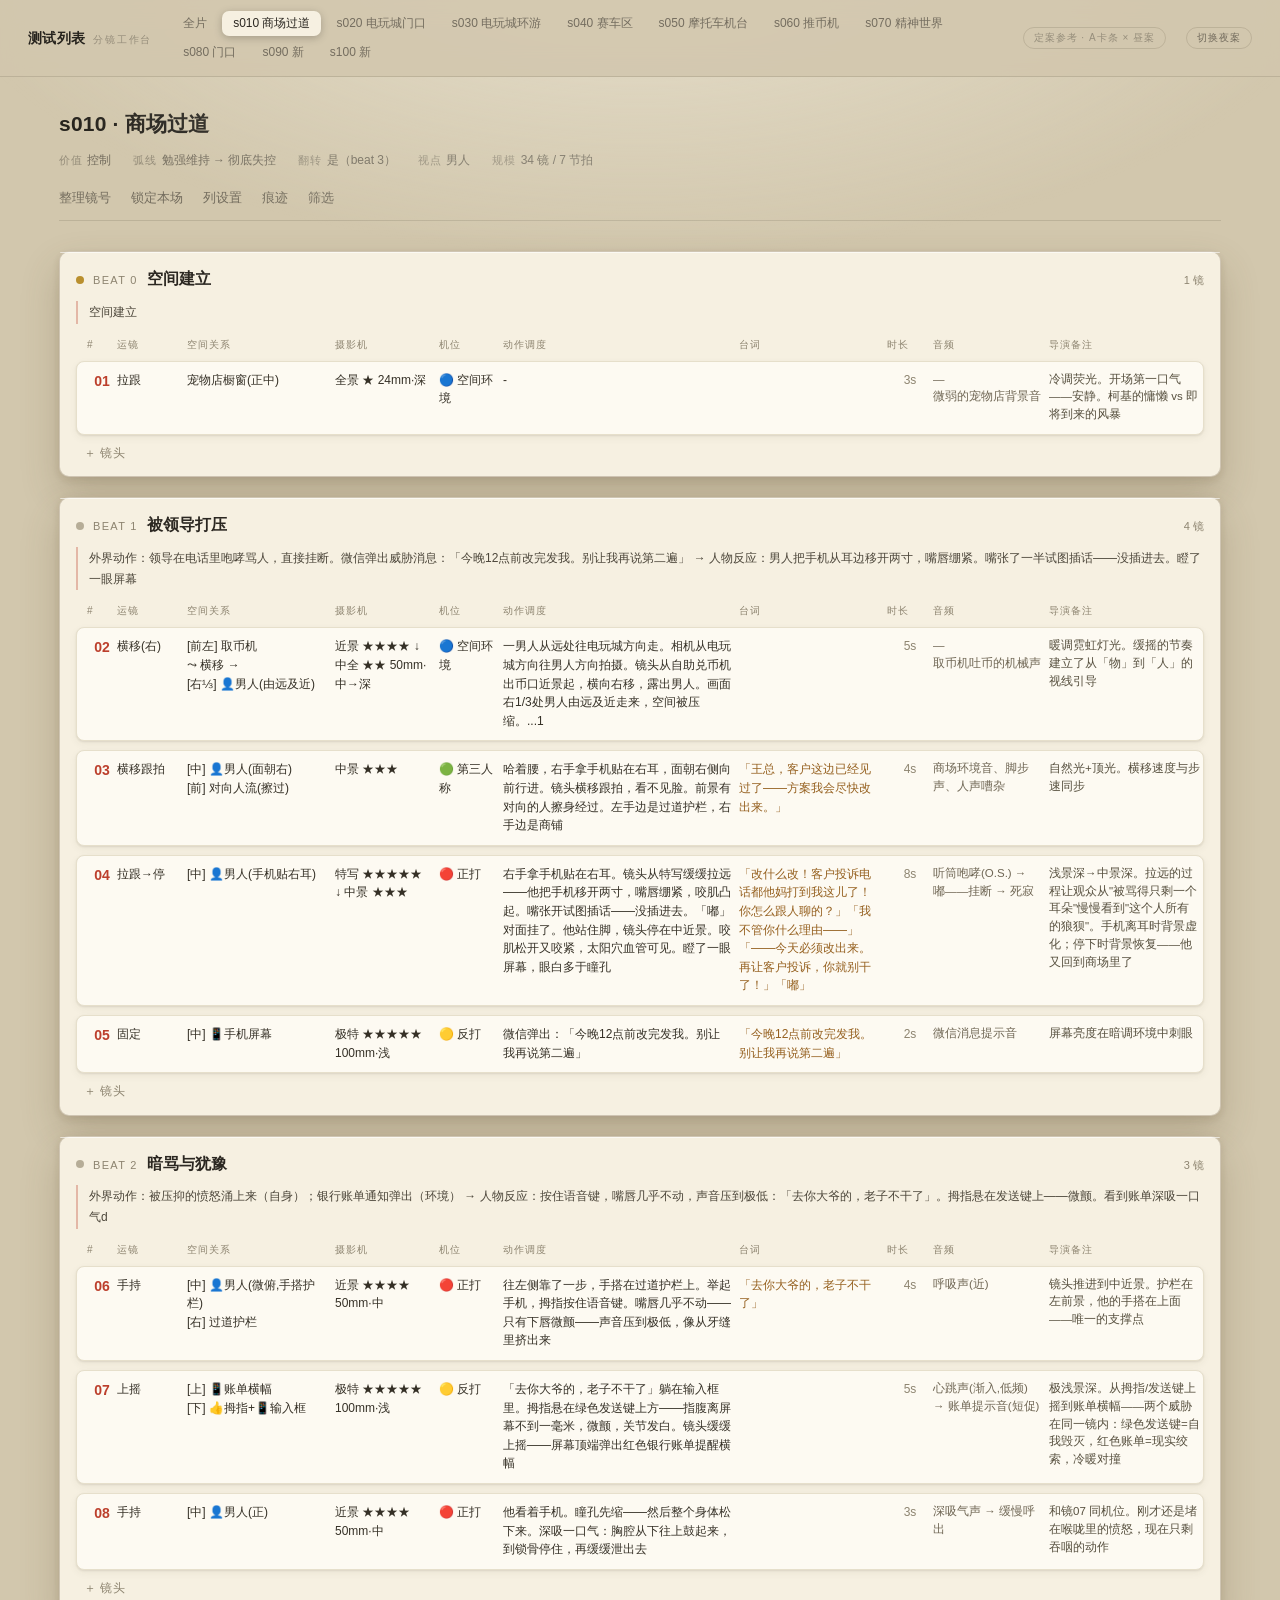
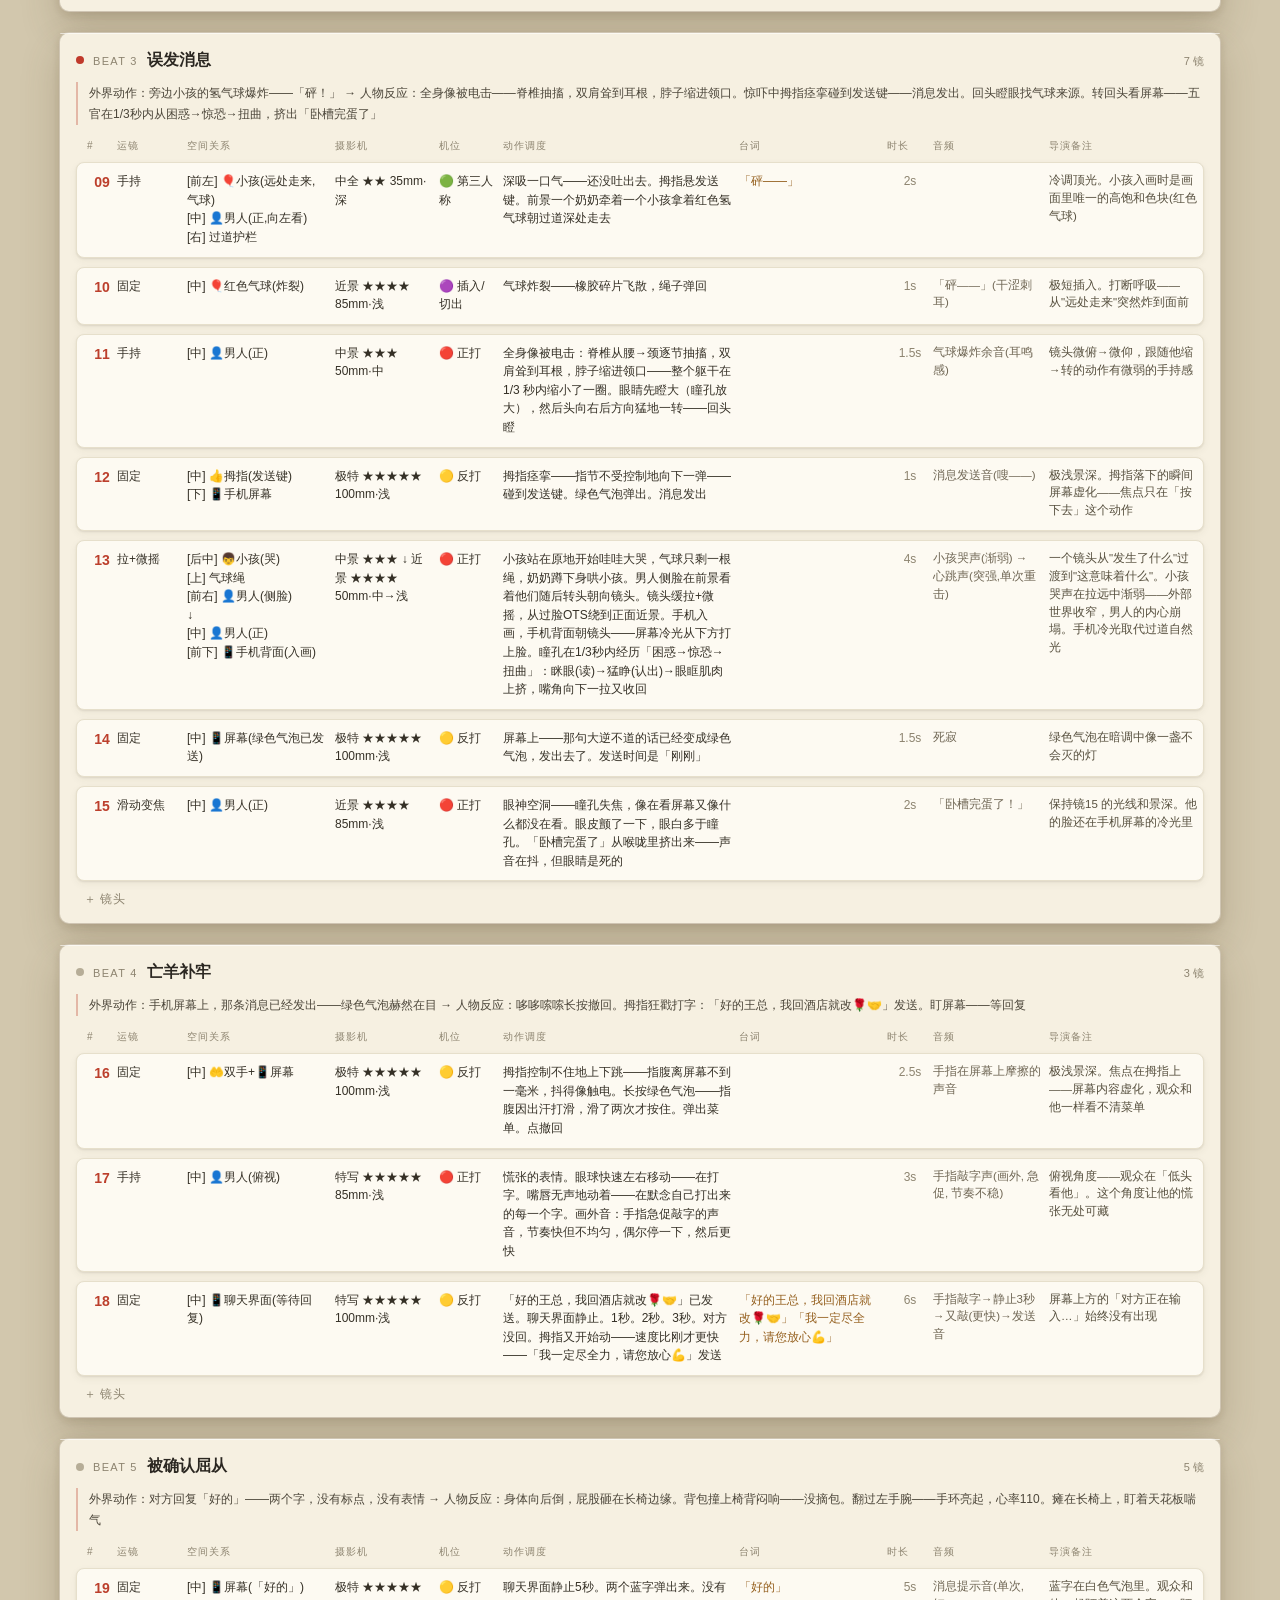
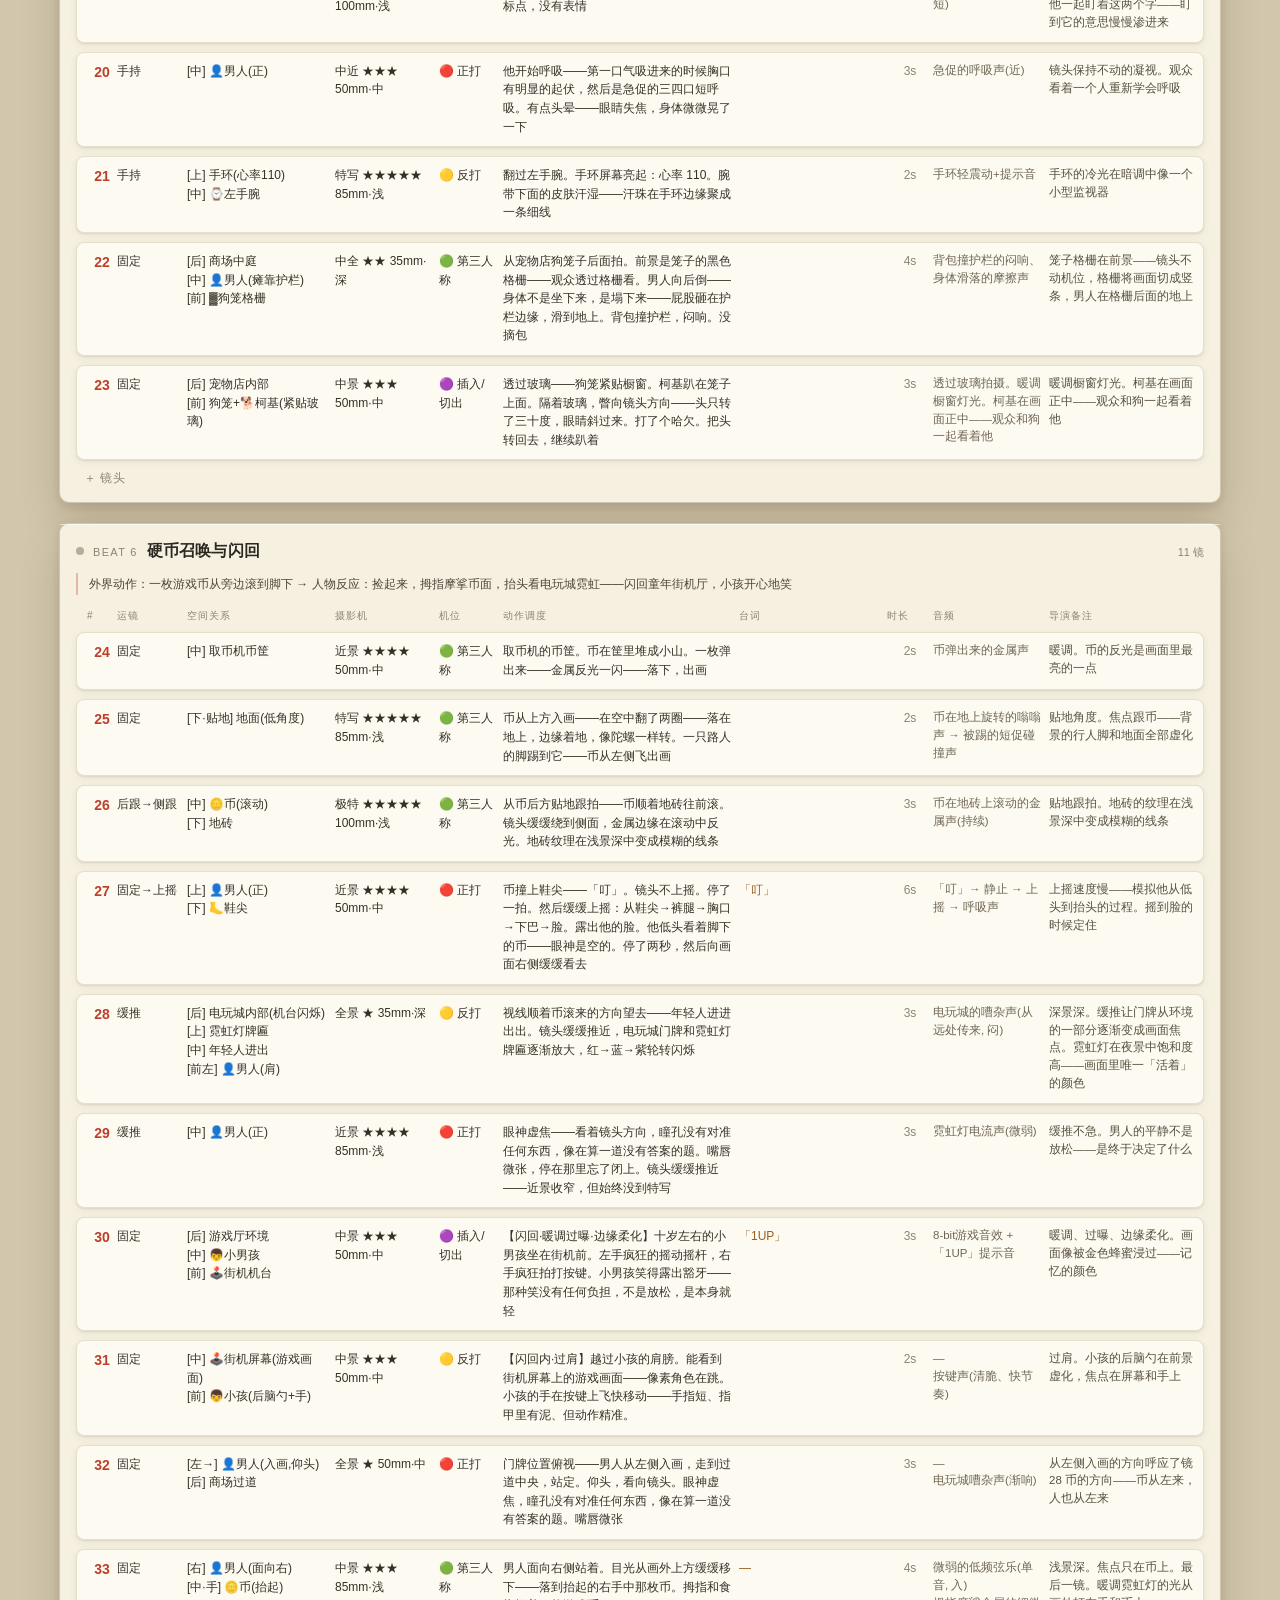
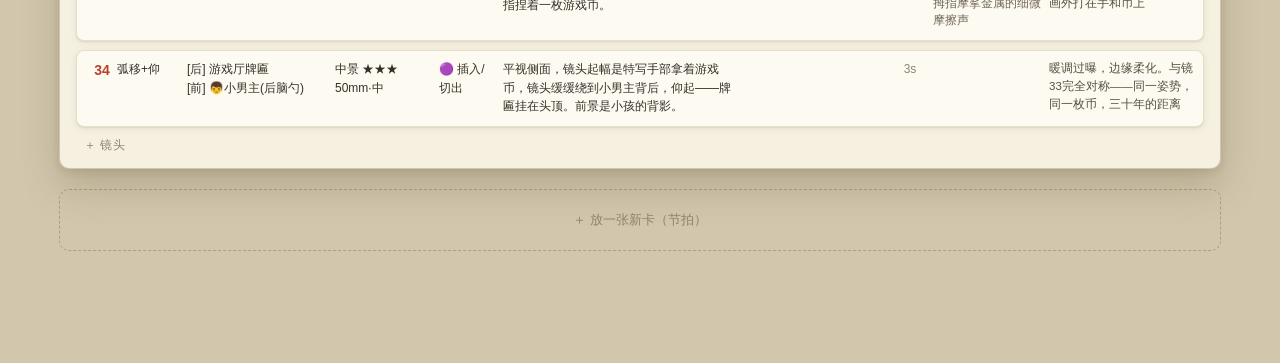
<file: design/案头-A卡条-昼案.html>
<!doctype html>
<html lang="zh">
<head>
<meta charset="utf-8">
<title>测试列表 · 分镜工作台</title>
<style>
* { box-sizing: border-box; margin: 0; padding: 0; }
:root {
  --strong: #f1ead9; --dim1: rgba(241,234,217,.52); --dim2: rgba(241,234,217,.32);
  --desk: #171613; --desk-line: rgba(255,255,255,.07);
  --paper: #f6f0e1; --rule: #e4dcc7;
  --ink: #2b2721; --ink2: #57503f; --ink3: #8d8470;
  --pencil: #bc3f2c; --dlg: #95601f;
  --shine: rgba(255,244,214,.055);
  --shadow-card: 0 16px 38px rgba(0,0,0,.44), 0 3px 9px rgba(0,0,0,.30);
  --shadow-mini: 0 1px 2px rgba(60,48,30,.10), 0 3px 8px rgba(60,48,30,.055);
  --ghost: rgba(255,255,255,.16);
}
body[data-theme="day"] {
  --strong: #26231d; --dim1: rgba(38,35,29,.55); --dim2: rgba(38,35,29,.35);
  --desk: #d2c7ad; --desk-line: rgba(60,50,30,.14);
  --shine: rgba(255,252,240,.5);
  --shadow-card: 0 18px 38px rgba(92,74,46,.24), 0 3px 9px rgba(92,74,46,.15);
  --ghost: rgba(90,78,55,.45);
}
body {
  background: var(--desk); color: var(--strong); min-height: 100vh;
  font: 14px/1.6 -apple-system, BlinkMacSystemFont, "PingFang SC", "HarmonyOS Sans SC", "Noto Sans SC", "Microsoft YaHei", sans-serif;
  -webkit-font-smoothing: antialiased; font-feature-settings: "tnum";
  transition: background .3s ease;
}
.desk-light { position: fixed; inset: 0; pointer-events: none; background: radial-gradient(1000px 460px at 50% -8%, var(--shine), transparent 72%); }
.topbar { position: sticky; top: 0; z-index: 10; display: flex; align-items: center; gap: 20px;
  padding: 11px 28px; border-bottom: 1px solid var(--desk-line);
  background: color-mix(in srgb, var(--desk) 88%, transparent); backdrop-filter: blur(12px); }
.brand { display: flex; align-items: baseline; gap: 8px; white-space: nowrap; }
.brand .film { font-size: 14px; font-weight: 700; letter-spacing: .02em; }
.brand .sub { font-size: 10px; letter-spacing: .18em; color: var(--dim2); }
.tabs { display: flex; gap: 4px; flex-wrap: wrap; flex: 1; }
.tab { padding: 3px 11px; border-radius: 7px; font-size: 12px; color: var(--dim1); cursor: default; white-space: nowrap; }
.tab.on { background: var(--paper); color: var(--ink); box-shadow: 0 2px 8px rgba(0,0,0,.22); }
.tag { font-size: 10px; letter-spacing: .1em; color: var(--dim2); border: 1px solid var(--desk-line); border-radius: 999px; padding: 2px 10px; }
.tagbtn { font-size: 10px; letter-spacing: .1em; color: var(--dim1); border: 1px solid var(--desk-line); border-radius: 999px; padding: 2px 10px; cursor: pointer; user-select: none; transition: color .15s ease, border-color .15s ease; }
.tagbtn:hover { color: var(--strong); border-color: color-mix(in srgb, var(--strong) 38%, transparent); }
main { max-width: 1210px; margin: 0 auto; padding: 30px 24px 100px; }
.scene-sign h1 { font-size: 21px; font-weight: 750; letter-spacing: .01em; margin-bottom: 10px; }
.meta { display: flex; flex-wrap: wrap; gap: 6px 22px; font-size: 12px; color: var(--dim1); }
.meta b { font-weight: 500; color: var(--dim2); margin-right: 5px; font-size: 11px; letter-spacing: .06em; }
.tools { margin: 18px 0 30px; padding-bottom: 12px; border-bottom: 1px solid var(--desk-line);
  display: flex; gap: 20px; font-size: 12.5px; color: var(--dim1); }
.tools span:hover { color: var(--strong); }
.card { position: relative; background: var(--paper); color: var(--ink); border-radius: 10px;
  padding: 15px 16px 10px; margin-bottom: 20px; box-shadow: var(--shadow-card);
  border: 1px solid rgba(110,92,62,.20); }
.card::before { content: ""; position: absolute; inset: 0 0 auto 0; height: 1px;
  border-radius: 10px 10px 0 0; background: rgba(255,255,255,.6); }
.card-head { display: flex; align-items: baseline; gap: 9px; }
.kind { width: 8px; height: 8px; border-radius: 50%; flex: none; align-self: center; }
.kind.fill { background: #b6ad97; } .kind.spot { background: #c0392b; } .kind.space { background: #b98f2e; }
.card-no { font-size: 11px; color: var(--ink3); letter-spacing: .12em; }
.card-title { font-size: 15.5px; font-weight: 750; letter-spacing: .01em; }
.card-count { margin-left: auto; font-size: 11px; color: var(--ink3); }
.card-action { margin: 9px 0 12px; padding: 1px 0 1px 11px; border-left: 2px solid rgba(188,63,44,.32);
  font-size: 12px; line-height: 1.72; color: #4c463a; }
.card-action.clamp { display: -webkit-box; -webkit-line-clamp: 3; -webkit-box-orient: vertical; overflow: hidden; }
.addrow { padding: 9px 8px 4px; font-size: 11.5px; color: var(--ink3); letter-spacing: .04em; }
.newcard { border: 1.5px dashed color-mix(in srgb, var(--ghost) 72%, transparent); border-radius: 10px;
  text-align: center; padding: 20px; font-size: 12.5px; color: var(--dim1); margin-bottom: 12px; }
body[data-theme="day"] .newcard { color: rgba(90,78,55,.55); }
body[data-theme="day"] .card { border-color: rgba(105,88,58,.28); }
.posdot { display: inline-block; width: 7px; height: 7px; border-radius: 50%; margin-right: 4px; vertical-align: 1px; }
::-webkit-scrollbar { width: 10px; height: 10px; }
::-webkit-scrollbar-thumb { background: color-mix(in srgb, var(--strong) 18%, transparent); border-radius: 8px; border: 3px solid transparent; background-clip: content-box; }
::-webkit-scrollbar-track, ::-webkit-scrollbar-corner { background: transparent; }

/* A · 卡条版：每个镜头一张卡；字段 x 位置与表格模板一致 */
.stack { display: flex; flex-direction: column; gap: 9px; }
.grow { display: grid; grid-template-columns: 30px 70px 148px 104px 64px 236px 148px 46px 116px 152px; }
.hrow { padding: 1px 11px 8px; font-size: 10px; letter-spacing: .1em; color: var(--ink3); }
.hrow span { white-space: nowrap; }
.srow { background: #fdfaf2; border: 1px solid #e6dfcb; border-radius: 8px; padding: 9px 10px 10px;
  box-shadow: var(--shadow-mini); }
.srow > div { font-size: 12px; line-height: 1.55; color: #353026; white-space: pre-wrap; word-break: break-word; padding-right: 8px; }
.srow > div:last-child { padding-right: 0; }
.srow .c-no { color: var(--pencil); font-weight: 800; text-align: center; font-size: 14px; padding-right: 0; }
.srow .c-dur { text-align: center; color: var(--ink3); padding-right: 0; }
.srow .c-dlg { color: var(--dlg); }
.srow .c-audio { color: #6f6654; font-size: 11.5px; }
.srow .c-note { color: var(--ink2); font-size: 11.5px; }
</style>
</head>
<body data-theme="day">
<div class="desk-light"></div>
<header class="topbar">
  <div class="brand"><span class="film">测试列表</span><span class="sub">分镜工作台</span></div>
  <nav class="tabs" id="tabs"></nav>
  <span class="tag">定案参考 · A卡条 × 昼案</span>
  <span class="tagbtn" id="themeBtn">切换夜案</span>
</header>
<main>
  <div class="scene-sign"><h1>s010 · 商场过道</h1><div class="meta" id="meta"></div></div>
  <div id="cards"></div>
  <div class="newcard">＋ 放一张新卡（节拍）</div>
</main>
<script>
window.__DATA__ = {"scene": {"id": 1, "film_id": 1, "position": 0, "scene_no": "s010", "title": "商场过道", "value": "控制", "pole_start": "勉强维持", "pole_end": "彻底失控", "turn": "是（beat 3）", "pov": "男人", "duration": null, "script": null, "locked": 0, "created_at": "2026-09-19 10:32:25", "updated_at": "2026-09-19 10:32:25"}, "beats": [{"id": 1, "scene_id": 1, "position": 0, "beat_no": "空间", "name": "空间建立", "outside_action": null, "reaction": null, "kind": null, "closed_loop": null, "note": null, "rhythm_section": null, "rhythm_note": null, "mood_temp": null, "shot_estimate": null, "rhythm_density": null, "beat_action": "空间建立", "beat_attr": null, "pov": "男人", "created_at": "2026-09-19 10:32:25", "updated_at": "2026-09-19 21:09:16", "shots": [{"id": 1, "scene_id": 1, "beat_id": 1, "position": 0, "shot_no": "01", "camera_move": "拉跟", "spatial": "宠物店橱窗(正中)", "shot_size": "全景 ★ 24mm·深", "focal": "24mm", "dof": "深", "camera_pos": "🔵 空间环境", "blocking": "-", "dialogue": null, "duration": "3", "audio": "—\n微弱的宠物店背景音", "director_note": "冷调荧光。开场第一口气——安静。柯基的慵懒 vs 即将到来的风暴", "shot_fn": "建立", "pov": "男人", "prompt_group_id": null, "created_at": "2026-09-19 10:32:25", "updated_at": "2026-09-19 12:36:27"}]}, {"id": 2, "scene_id": 1, "position": 1, "beat_no": "1", "name": "被领导打压", "outside_action": "他人：领导在电话里咆哮骂人，直接挂断。微信弹出威胁消息：「今晚12点前改完发我。别让我再说第二遍」", "reaction": "男人把手机从耳边移开两寸，嘴唇绷紧。嘴张了一半试图插话——没插进去。瞪了一眼屏幕", "kind": "⚪ 填充", "closed_loop": "✅", "note": "控制被攻击但尚未失控。他把手机移开、绷紧嘴唇、试着插话——这些都是维持控制的肌肉动作", "rhythm_section": null, "rhythm_note": null, "mood_temp": null, "shot_estimate": null, "rhythm_density": null, "beat_action": "外界动作：领导在电话里咆哮骂人，直接挂断。微信弹出威胁消息：「今晚12点前改完发我。别让我再说第二遍」 → 人物反应：男人把手机从耳边移开两寸，嘴唇绷紧。嘴张了一半试图插话——没插进去。瞪了一眼屏幕", "beat_attr": null, "pov": "男人", "created_at": "2026-09-19 10:32:25", "updated_at": "2026-09-19 12:14:43", "shots": [{"id": 2, "scene_id": 1, "beat_id": 2, "position": 1, "shot_no": "02", "camera_move": "横移(右)", "spatial": "[前左] 取币机\n⤳ 横移 →\n[右⅓] 👤男人(由远及近)", "shot_size": "近景 ★★★★ ↓ 中全 ★★ 50mm·中→深", "focal": "35mm", "dof": "中", "camera_pos": "🔵 空间环境", "blocking": "一男人从远处往电玩城方向走。相机从电玩城方向往男人方向拍摄。镜头从自助兑币机出币口近景起，横向右移，露出男人。画面右1/3处男人由远及近走来，空间被压缩。...1", "dialogue": "无---\n", "duration": "5", "audio": "—\n取币机吐币的机械声", "director_note": "暖调霓虹灯光。缓摇的节奏建立了从「物」到「人」的视线引导", "shot_fn": "建立", "pov": "男人", "prompt_group_id": 1, "created_at": "2026-09-19 10:32:25", "updated_at": "2026-09-19 21:08:39"}, {"id": 3, "scene_id": 1, "beat_id": 2, "position": 2, "shot_no": "03", "camera_move": "横移跟拍", "spatial": "[中] 👤男人(面朝右)\n[前] 对向人流(擦过)", "shot_size": "中景 ★★★", "focal": "50mm", "dof": "中", "camera_pos": "🟢 第三人称", "blocking": "哈着腰，右手拿手机贴在右耳，面朝右侧向前行进。镜头横移跟拍，看不见脸。前景有对向的人擦身经过。左手边是过道护栏，右手边是商铺", "dialogue": "「王总，客户这边已经见过了——方案我会尽快改出来。」", "duration": "4", "audio": "商场环境音、脚步声、人声嘈杂", "director_note": "自然光+顶光。横移速度与步速同步", "shot_fn": "动作镜", "pov": "男人", "prompt_group_id": 1, "created_at": "2026-09-19 10:32:25", "updated_at": "2026-09-19 13:33:22"}, {"id": 4, "scene_id": 1, "beat_id": 2, "position": 3, "shot_no": "04", "camera_move": "拉跟→停", "spatial": "[中] 👤男人(手机贴右耳)", "shot_size": "特写 ★★★★★ ↓ 中景 ★★★", "focal": "50mm", "dof": "浅", "camera_pos": "🔴 正打", "blocking": "右手拿手机贴在右耳。镜头从特写缓缓拉远——他把手机移开两寸，嘴唇绷紧，咬肌凸起。嘴张开试图插话——没插进去。「嘟」对面挂了。他站住脚，镜头停在中近景。咬肌松开又咬紧，太阳穴血管可见。瞪了一眼屏幕，眼白多于瞳孔", "dialogue": "「改什么改！客户投诉电话都他妈打到我这儿了！你怎么跟人聊的？」「我不管你什么理由——」「——今天必须改出来。再让客户投诉，你就别干了！」「嘟」", "duration": "8", "audio": "听筒咆哮(O.S.) → 嘟——挂断 → 死寂", "director_note": "浅景深→中景深。拉远的过程让观众从\"被骂得只剩一个耳朵\"慢慢看到\"这个人所有的狼狈\"。手机离耳时背景虚化；停下时背景恢复——他又回到商场里了", "shot_fn": "触发", "pov": "男人", "prompt_group_id": 2, "created_at": "2026-09-19 10:32:25", "updated_at": "2026-09-19 13:33:22"}, {"id": 5, "scene_id": 1, "beat_id": 2, "position": 4, "shot_no": "05", "camera_move": "固定", "spatial": "[中] 📱手机屏幕", "shot_size": "极特 ★★★★★ 100mm·浅", "focal": "100mm", "dof": "浅", "camera_pos": "🟡 反打", "blocking": "微信弹出：「今晚12点前改完发我。别让我再说第二遍」", "dialogue": "「今晚12点前改完发我。别让我再说第二遍」", "duration": "2", "audio": "微信消息提示音", "director_note": "屏幕亮度在暗调环境中刺眼", "shot_fn": "反应镜", "pov": "男人", "prompt_group_id": 2, "created_at": "2026-09-19 10:32:25", "updated_at": "2026-09-19 13:29:48"}]}, {"id": 3, "scene_id": 1, "position": 2, "beat_no": "2", "name": "暗骂与犹豫", "outside_action": "自身：被压抑的愤怒涌上来；环境：银行账单通知弹出", "reaction": "按住语音键，嘴唇几乎不动，声音压到极低：「去你大爷的，老子不干了」。拇指悬在发送键上——微颤。看到账单深吸一口气", "kind": "⚪ 填充", "closed_loop": "✅", "note": "控制绷到临界点。语音输入是他试图夺回控制的方式，悬停的拇指说明他还在控制之中。账单是额外的压力砝码", "rhythm_section": null, "rhythm_note": null, "mood_temp": null, "shot_estimate": null, "rhythm_density": null, "beat_action": "外界动作：被压抑的愤怒涌上来（自身）；银行账单通知弹出（环境） → 人物反应：按住语音键，嘴唇几乎不动，声音压到极低：「去你大爷的，老子不干了」。拇指悬在发送键上——微颤。看到账单深吸一口气d ", "beat_attr": null, "pov": "男人", "created_at": "2026-09-19 10:32:25", "updated_at": "2026-09-19 16:09:33", "shots": [{"id": 6, "scene_id": 1, "beat_id": 3, "position": 5, "shot_no": "06", "camera_move": "手持", "spatial": "[中] 👤男人(微俯,手搭护栏)\n[右] 过道护栏", "shot_size": "近景 ★★★★ 50mm·中", "focal": "50mm", "dof": "中", "camera_pos": "🔴 正打", "blocking": "往左侧靠了一步，手搭在过道护栏上。举起手机，拇指按住语音键。嘴唇几乎不动——只有下唇微颤——声音压到极低，像从牙缝里挤出来", "dialogue": "「去你大爷的，老子不干了」", "duration": "4", "audio": "呼吸声(近)", "director_note": "镜头推进到中近景。护栏在左前景，他的手搭在上面——唯一的支撑点", "shot_fn": "反应镜", "pov": "男人", "prompt_group_id": 3, "created_at": "2026-09-19 10:32:25", "updated_at": "2026-09-19 10:32:25"}, {"id": 7, "scene_id": 1, "beat_id": 3, "position": 6, "shot_no": "07", "camera_move": "上摇", "spatial": "[上] 📱账单横幅\n[下] 👍拇指+📱输入框", "shot_size": "极特 ★★★★★ 100mm·浅", "focal": "100mm", "dof": "浅", "camera_pos": "🟡 反打", "blocking": "「去你大爷的，老子不干了」躺在输入框里。拇指悬在绿色发送键上方——指腹离屏幕不到一毫米，微颤，关节发白。镜头缓缓上摇——屏幕顶端弹出红色银行账单提醒横幅", "dialogue": null, "duration": "5", "audio": "心跳声(渐入,低频) → 账单提示音(短促)", "director_note": "极浅景深。从拇指/发送键上摇到账单横幅——两个威胁在同一镜内：绿色发送键=自我毁灭，红色账单=现实绞索，冷暖对撞", "shot_fn": "反应镜", "pov": "男人", "prompt_group_id": 3, "created_at": "2026-09-19 10:32:25", "updated_at": "2026-09-19 12:18:50"}, {"id": 8, "scene_id": 1, "beat_id": 3, "position": 7, "shot_no": "08", "camera_move": "手持", "spatial": "[中] 👤男人(正)", "shot_size": "近景 ★★★★ 50mm·中", "focal": "50mm", "dof": "中", "camera_pos": "🔴 正打", "blocking": "他看着手机。瞳孔先缩——然后整个身体松下来。深吸一口气：胸腔从下往上鼓起来，到锁骨停住，再缓缓泄出去", "dialogue": null, "duration": "3", "audio": "深吸气声 → 缓慢呼出", "director_note": "和镜07 同机位。刚才还是堵在喉咙里的愤怒，现在只剩吞咽的动作", "shot_fn": "建立", "pov": "男人", "prompt_group_id": 3, "created_at": "2026-09-19 10:32:25", "updated_at": "2026-09-19 10:32:25"}]}, {"id": 4, "scene_id": 1, "position": 3, "beat_no": "3", "name": "误发消息", "outside_action": "环境：旁边小孩的氢气球爆炸——「砰！」", "reaction": "全身像被电击——脊椎抽搐，双肩耸到耳根，脖子缩进领口。惊吓中拇指痉挛碰到发送键——消息发出。回头瞪眼找气球来源。转回头看屏幕——五官在三分之一秒内从困惑→惊恐→扭曲，挤出「卧槽完蛋了」", "kind": "🔴 戏点", "closed_loop": "✅", "note": "**控制从「勉强维持」翻到「彻底失控」。** 气球爆炸→惊吓→拇指痉挛→消息发出→看到→崩溃是一条不可分割的因果链。不是他按的——是惊吓替他按的。外部力量剥夺了他最后的控制权", "rhythm_section": null, "rhythm_note": null, "mood_temp": null, "shot_estimate": null, "rhythm_density": null, "beat_action": "外界动作：旁边小孩的氢气球爆炸——「砰！」 → 人物反应：全身像被电击——脊椎抽搐，双肩耸到耳根，脖子缩进领口。惊吓中拇指痉挛碰到发送键——消息发出。回头瞪眼找气球来源。转回头看屏幕——五官在1/3秒内从困惑→惊恐→扭曲，挤出「卧槽完蛋了」", "beat_attr": null, "pov": "男人", "created_at": "2026-09-19 10:32:25", "updated_at": "2026-09-19 10:32:25", "shots": [{"id": 9, "scene_id": 1, "beat_id": 4, "position": 8, "shot_no": "09", "camera_move": "手持", "spatial": "[前左] 🎈小孩(远处走来,气球)\n[中] 👤男人(正,向左看)\n[右] 过道护栏", "shot_size": "中全 ★★ 35mm·深", "focal": "35mm", "dof": "深", "camera_pos": "🟢 第三人称", "blocking": "深吸一口气——还没吐出去。拇指悬发送键。前景一个奶奶牵着一个小孩拿着红色氢气球朝过道深处走去", "dialogue": "「砰——」", "duration": "2", "audio": null, "director_note": "冷调顶光。小孩入画时是画面里唯一的高饱和色块(红色气球)", "shot_fn": "触发", "pov": "男人", "prompt_group_id": 4, "created_at": "2026-09-19 10:32:25", "updated_at": "2026-09-19 10:32:25"}, {"id": 10, "scene_id": 1, "beat_id": 4, "position": 9, "shot_no": "10", "camera_move": "固定", "spatial": "[中] 🎈红色气球(炸裂)", "shot_size": "近景 ★★★★ 85mm·浅", "focal": "85mm", "dof": "浅", "camera_pos": "🟣 插入/切出", "blocking": "气球炸裂——橡胶碎片飞散，绳子弹回", "dialogue": null, "duration": "1", "audio": "「砰——」(干涩刺耳)", "director_note": "极短插入。打断呼吸——从\"远处走来\"突然炸到面前", "shot_fn": "动作镜", "pov": "男人", "prompt_group_id": 4, "created_at": "2026-09-19 10:32:25", "updated_at": "2026-09-19 12:36:06"}, {"id": 11, "scene_id": 1, "beat_id": 4, "position": 10, "shot_no": "11", "camera_move": "手持", "spatial": "[中] 👤男人(正)", "shot_size": "中景 ★★★ 50mm·中", "focal": "50mm", "dof": "中", "camera_pos": "🔴 正打", "blocking": "全身像被电击：脊椎从腰→颈逐节抽搐，双肩耸到耳根，脖子缩进领口——整个躯干在 1/3 秒内缩小了一圈。眼睛先瞪大（瞳孔放大），然后头向右后方向猛地一转——回头瞪", "dialogue": null, "duration": "1.5", "audio": "气球爆炸余音(耳鸣感)", "director_note": "镜头微俯→微仰，跟随他缩→转的动作有微弱的手持感", "shot_fn": "反应镜", "pov": "男人", "prompt_group_id": 4, "created_at": "2026-09-19 10:32:25", "updated_at": "2026-09-19 12:36:06"}, {"id": 12, "scene_id": 1, "beat_id": 4, "position": 11, "shot_no": "12", "camera_move": "固定", "spatial": "[中] 👍拇指(发送键)\n[下] 📱手机屏幕", "shot_size": "极特 ★★★★★ 100mm·浅", "focal": "100mm", "dof": "浅", "camera_pos": "🟡 反打", "blocking": "拇指痉挛——指节不受控制地向下一弹——碰到发送键。绿色气泡弹出。消息发出", "dialogue": null, "duration": "1", "audio": "消息发送音(嗖——)", "director_note": "极浅景深。拇指落下的瞬间屏幕虚化——焦点只在「按下去」这个动作", "shot_fn": "反应镜", "pov": "男人", "prompt_group_id": 4, "created_at": "2026-09-19 10:32:25", "updated_at": "2026-09-19 12:36:08"}, {"id": 13, "scene_id": 1, "beat_id": 4, "position": 12, "shot_no": "13", "camera_move": "拉+微摇", "spatial": "[后中] 👦小孩(哭)\n[上] 气球绳\n[前右] 👤男人(侧脸)\n↓\n[中] 👤男人(正)\n[前下] 📱手机背面(入画)", "shot_size": "中景 ★★★ ↓ 近景 ★★★★ 50mm·中→浅", "focal": "50mm", "dof": "中", "camera_pos": "🔴 正打", "blocking": "小孩站在原地开始哇哇大哭，气球只剩一根绳，奶奶蹲下身哄小孩。男人侧脸在前景看着他们随后转头朝向镜头。镜头缓拉+微摇，从过脸OTS绕到正面近景。手机入画，手机背面朝镜头——屏幕冷光从下方打上脸。瞳孔在1/3秒内经历「困惑→惊恐→扭曲」：眯眼(读)→猛睁(认出)→眼眶肌肉上挤，嘴角向下一拉又收回", "dialogue": null, "duration": "4", "audio": "小孩哭声(渐弱) → 心跳声(突强,单次重击)", "director_note": "一个镜头从\"发生了什么\"过渡到\"这意味着什么\"。小孩哭声在拉远中渐弱——外部世界收窄，男人的内心崩塌。手机冷光取代过道自然光", "shot_fn": "反应镜", "pov": "男人", "prompt_group_id": 5, "created_at": "2026-09-19 10:32:25", "updated_at": "2026-09-19 10:32:25"}, {"id": 14, "scene_id": 1, "beat_id": 4, "position": 13, "shot_no": "14", "camera_move": "固定", "spatial": "[中] 📱屏幕(绿色气泡已发送)", "shot_size": "极特 ★★★★★ 100mm·浅", "focal": "100mm", "dof": "浅", "camera_pos": "🟡 反打", "blocking": "屏幕上——那句大逆不道的话已经变成绿色气泡，发出去了。发送时间是「刚刚」", "dialogue": null, "duration": "1.5", "audio": "死寂", "director_note": "绿色气泡在暗调中像一盏不会灭的灯", "shot_fn": "动作镜", "pov": "男人", "prompt_group_id": 5, "created_at": "2026-09-19 10:32:25", "updated_at": "2026-09-19 10:32:25"}, {"id": 15, "scene_id": 1, "beat_id": 4, "position": 14, "shot_no": "15", "camera_move": "滑动变焦", "spatial": "[中] 👤男人(正)", "shot_size": "近景 ★★★★ 85mm·浅", "focal": "85mm", "dof": "浅", "camera_pos": "🔴 正打", "blocking": "眼神空洞——瞳孔失焦，像在看屏幕又像什么都没在看。眼皮颤了一下，眼白多于瞳孔。「卧槽完蛋了」从喉咙里挤出来——声音在抖，但眼睛是死的", "dialogue": null, "duration": "2", "audio": "「卧槽完蛋了！」", "director_note": "保持镜15 的光线和景深。他的脸还在手机屏幕的冷光里", "shot_fn": "反应镜", "pov": "男人", "prompt_group_id": 5, "created_at": "2026-09-19 10:32:25", "updated_at": "2026-09-19 10:32:25"}]}, {"id": 5, "scene_id": 1, "position": 4, "beat_no": "4", "name": "亡羊补牢", "outside_action": "环境：手机屏幕上，那条消息已经发出——绿色气泡赫然在目", "reaction": "哆哆嗦嗦长按撤回——指腹因出汗在屏幕上打滑。拇指狂戳打字补发：「好的王总，我回酒店就改[玫瑰][握手]」。又补一条：「我一定尽全力，请您放心[努力]」。盯屏幕5秒", "kind": "⚪ 填充", "closed_loop": "✅", "note": "控制已经丢了，这是试图用自我羞辱换回一点控制感的挣扎。行为从「被动受害」→「主动修补」，但控制没有翻回来——撤回和补发是补救，不是恢复", "rhythm_section": null, "rhythm_note": null, "mood_temp": null, "shot_estimate": null, "rhythm_density": null, "beat_action": "外界动作：手机屏幕上，那条消息已经发出——绿色气泡赫然在目 → 人物反应：哆哆嗦嗦长按撤回。拇指狂戳打字：「好的王总，我回酒店就改🌹🤝」发送。盯屏幕——等回复", "beat_attr": null, "pov": "男人", "created_at": "2026-09-19 10:32:25", "updated_at": "2026-09-19 10:32:25", "shots": [{"id": 16, "scene_id": 1, "beat_id": 5, "position": 15, "shot_no": "16", "camera_move": "固定", "spatial": "[中] 🤲双手+📱屏幕", "shot_size": "极特 ★★★★★ 100mm·浅", "focal": "100mm", "dof": "浅", "camera_pos": "🟡 反打", "blocking": "拇指控制不住地上下跳——指腹离屏幕不到一毫米，抖得像触电。长按绿色气泡——指腹因出汗打滑，滑了两次才按住。弹出菜单。点撤回", "dialogue": null, "duration": "2.5", "audio": "手指在屏幕上摩擦的声音", "director_note": "极浅景深。焦点在拇指上——屏幕内容虚化，观众和他一样看不清菜单", "shot_fn": "反应镜", "pov": "男人", "prompt_group_id": 6, "created_at": "2026-09-19 10:32:25", "updated_at": "2026-09-19 10:32:25"}, {"id": 17, "scene_id": 1, "beat_id": 5, "position": 16, "shot_no": "17", "camera_move": "手持", "spatial": "[中] 👤男人(俯视)", "shot_size": "特写 ★★★★★ 85mm·浅", "focal": "85mm", "dof": "浅", "camera_pos": "🔴 正打", "blocking": "慌张的表情。眼球快速左右移动——在打字。嘴唇无声地动着——在默念自己打出来的每一个字。画外音：手指急促敲字的声音，节奏快但不均匀，偶尔停一下，然后更快", "dialogue": null, "duration": "3", "audio": "手指敲字声(画外, 急促, 节奏不稳)", "director_note": "俯视角度——观众在「低头看他」。这个角度让他的慌张无处可藏", "shot_fn": "反应镜", "pov": "男人", "prompt_group_id": 6, "created_at": "2026-09-19 10:32:25", "updated_at": "2026-09-19 10:32:25"}, {"id": 18, "scene_id": 1, "beat_id": 5, "position": 17, "shot_no": "18", "camera_move": "固定", "spatial": "[中] 📱聊天界面(等待回复)", "shot_size": "特写 ★★★★★ 100mm·浅", "focal": "100mm", "dof": "浅", "camera_pos": "🟡 反打", "blocking": "「好的王总，我回酒店就改🌹🤝」已发送。聊天界面静止。1秒。2秒。3秒。对方没回。拇指又开始动——速度比刚才更快——「我一定尽全力，请您放心💪」发送", "dialogue": "「好的王总，我回酒店就改🌹🤝」「我一定尽全力，请您放心💪」", "duration": "6", "audio": "手指敲字→静止3秒→又敲(更快)→发送音", "director_note": "屏幕上方的「对方正在输入…」始终没有出现", "shot_fn": "反应镜", "pov": "男人", "prompt_group_id": 6, "created_at": "2026-09-19 10:32:25", "updated_at": "2026-09-19 10:32:25"}]}, {"id": 6, "scene_id": 1, "position": 5, "beat_no": "5", "name": "被确认屈从", "outside_action": "他人：对方回复「好的」——两个字，没有标点，没有表情", "reaction": "身体向后倒，屁股砸在长椅边缘。背包撞上椅背闷响——没摘包。翻过左手腕——手环亮起：心率110。头向后仰，下巴朝天，喉结暴露。粗重呼吸把肚子推起来又按下去。盯着天空——不是「看」，是「不看了」", "kind": "⚪ 填充", "closed_loop": "✅", "note": "控制早已在 #3 翻掉。#5 是失控的身体后果——心率110不是情绪的隐喻，是生理数据。身体替他宣告：你控制不了任何东西，包括你自己的心跳", "rhythm_section": null, "rhythm_note": null, "mood_temp": null, "shot_estimate": null, "rhythm_density": null, "beat_action": "外界动作：对方回复「好的」——两个字，没有标点，没有表情 → 人物反应：身体向后倒，屁股砸在长椅边缘。背包撞上椅背闷响——没摘包。翻过左手腕——手环亮起，心率110。瘫在长椅上，盯着天花板喘气", "beat_attr": null, "pov": "男人", "created_at": "2026-09-19 10:32:25", "updated_at": "2026-09-19 10:32:25", "shots": [{"id": 19, "scene_id": 1, "beat_id": 6, "position": 18, "shot_no": "19", "camera_move": "固定", "spatial": "[中] 📱屏幕(「好的」)", "shot_size": "极特 ★★★★★ 100mm·浅", "focal": "100mm", "dof": "浅", "camera_pos": "🟡 反打", "blocking": "聊天界面静止5秒。两个蓝字弹出来。没有标点，没有表情", "dialogue": "「好的」", "duration": "5", "audio": "消息提示音(单次, 短)", "director_note": "蓝字在白色气泡里。观众和他一起盯着这两个字——盯到它的意思慢慢渗进来", "shot_fn": "触发", "pov": "男人", "prompt_group_id": 7, "created_at": "2026-09-19 10:32:25", "updated_at": "2026-09-19 10:32:25"}, {"id": 20, "scene_id": 1, "beat_id": 6, "position": 19, "shot_no": "20", "camera_move": "手持", "spatial": "[中] 👤男人(正)", "shot_size": "中近 ★★★ 50mm·中", "focal": "50mm", "dof": "中", "camera_pos": "🔴 正打", "blocking": "他开始呼吸——第一口气吸进来的时候胸口有明显的起伏，然后是急促的三四口短呼吸。有点头晕——眼睛失焦，身体微微晃了一下", "dialogue": null, "duration": "3", "audio": "急促的呼吸声(近)", "director_note": "镜头保持不动的凝视。观众看着一个人重新学会呼吸", "shot_fn": "反应镜", "pov": "男人", "prompt_group_id": 7, "created_at": "2026-09-19 10:32:25", "updated_at": "2026-09-19 10:32:25"}, {"id": 21, "scene_id": 1, "beat_id": 6, "position": 20, "shot_no": "21", "camera_move": "手持", "spatial": "[上] 手环(心率110)\n[中] ⌚左手腕", "shot_size": "特写 ★★★★★ 85mm·浅", "focal": "85mm", "dof": "浅", "camera_pos": "🟡 反打", "blocking": "翻过左手腕。手环屏幕亮起：心率 110。腕带下面的皮肤汗湿——汗珠在手环边缘聚成一条细线", "dialogue": null, "duration": "2", "audio": "手环轻震动+提示音", "director_note": "手环的冷光在暗调中像一个小型监视器", "shot_fn": "反应镜", "pov": "男人", "prompt_group_id": 7, "created_at": "2026-09-19 10:32:25", "updated_at": "2026-09-19 10:32:25"}, {"id": 22, "scene_id": 1, "beat_id": 6, "position": 21, "shot_no": "22", "camera_move": "固定", "spatial": "[后] 商场中庭\n[中] 👤男人(瘫靠护栏)\n[前] ▓狗笼格栅", "shot_size": "中全 ★★ 35mm·深", "focal": "50mm", "dof": "深", "camera_pos": "🟢 第三人称", "blocking": "从宠物店狗笼子后面拍。前景是笼子的黑色格栅——观众透过格栅看。男人向后倒——身体不是坐下来，是塌下来——屁股砸在护栏边缘，滑到地上。背包撞护栏，闷响。没摘包", "dialogue": null, "duration": "4", "audio": "背包撞护栏的闷响、身体滑落的摩擦声", "director_note": "笼子格栅在前景——镜头不动机位，格栅将画面切成竖条，男人在格栅后面的地上", "shot_fn": "反应镜", "pov": "男人", "prompt_group_id": 8, "created_at": "2026-09-19 10:32:25", "updated_at": "2026-09-19 10:32:25"}, {"id": 23, "scene_id": 1, "beat_id": 6, "position": 22, "shot_no": "23", "camera_move": "固定", "spatial": "[后] 宠物店内部\n[前] 狗笼+🐕柯基(紧贴玻璃)", "shot_size": "中景 ★★★ 50mm·中", "focal": "50mm", "dof": "中", "camera_pos": "🟣 插入/切出", "blocking": "透过玻璃——狗笼紧贴橱窗。柯基趴在笼子上面。隔着玻璃，瞥向镜头方向——头只转了三十度，眼睛斜过来。打了个哈欠。把头转回去，继续趴着", "dialogue": null, "duration": "3", "audio": "透过玻璃拍摄。暖调橱窗灯光。柯基在画面正中——观众和狗一起看着他", "director_note": "暖调橱窗灯光。柯基在画面正中——观众和狗一起看着他", "shot_fn": "插入", "pov": "男人", "prompt_group_id": 8, "created_at": "2026-09-19 10:32:25", "updated_at": "2026-09-19 10:32:25"}]}, {"id": 7, "scene_id": 1, "position": 6, "beat_no": "6", "name": "硬币召唤与闪回", "outside_action": "环境：取币机远处吐着币。一枚弹出来——落到地上竖起旋转，顺着地砖缝滚。滚过井盖、落叶、烟头——撞在男人皮鞋尖上，原地打转倒下，正面朝上", "reaction": "手从画面外伸下来，五根手指张开抓住那枚币。蹲着，拇指摩挲币面。抬头——视线顺着币滚来的方向，看到电玩城霓虹灯牌匾闪烁，进进出出的年轻人。**【闪回·暖调】** 小男孩在街机前疯狂拍打按键，屏幕上跳出「1UP」，笑得露出豁牙。起身走到电玩城门口——怔怔盯着霓虹灯，红光→蓝光→紫光轮流打在脸上。年轻人擦身而过。**【闪回·夕阳金色逆光】** 背破旧书包的小孩站在游戏厅门口，夕阳暖光打在脸上，大眼睛倒映着彩色灯光。回到现实——低头看手心那枚币", "kind": "⚪ 填充", "closed_loop": "✅", "note": "新外界动作（硬币滚来），但控制没有翻转——他仍然处于失控状态。硬币不是帮他夺回控制，而是把他引向了一个他从未控制过的方向：内心。从捡币到低头看手心币，只有一个外界动作（硬币），两次闪回是同一条反应链的递进", "rhythm_section": null, "rhythm_note": null, "mood_temp": null, "shot_estimate": null, "rhythm_density": null, "beat_action": "外界动作：一枚游戏币从旁边滚到脚下 → 人物反应：捡起来，拇指摩挲币面，抬头看电玩城霓虹——闪回童年街机厅，小孩开心地笑", "beat_attr": null, "pov": "男人", "created_at": "2026-09-19 10:32:25", "updated_at": "2026-09-19 10:32:25", "shots": [{"id": 24, "scene_id": 1, "beat_id": 7, "position": 23, "shot_no": "24", "camera_move": "固定", "spatial": "[中] 取币机币筐", "shot_size": "近景 ★★★★ 50mm·中", "focal": "50mm", "dof": "中", "camera_pos": "🟢 第三人称", "blocking": "取币机的币筐。币在筐里堆成小山。一枚弹出来——金属反光一闪——落下，出画", "dialogue": null, "duration": "2", "audio": "币弹出来的金属声", "director_note": "暖调。币的反光是画面里最亮的一点", "shot_fn": "触发", "pov": "男人", "prompt_group_id": 9, "created_at": "2026-09-19 10:32:25", "updated_at": "2026-09-19 10:32:25"}, {"id": 25, "scene_id": 1, "beat_id": 7, "position": 24, "shot_no": "25", "camera_move": "固定", "spatial": "[下·贴地] 地面(低角度)", "shot_size": "特写 ★★★★★ 85mm·浅", "focal": "85mm", "dof": "浅", "camera_pos": "🟢 第三人称", "blocking": "币从上方入画——在空中翻了两圈——落在地上，边缘着地，像陀螺一样转。一只路人的脚踢到它——币从左侧飞出画", "dialogue": null, "duration": "2", "audio": "币在地上旋转的嗡嗡声 → 被踢的短促碰撞声", "director_note": "贴地角度。焦点跟币——背景的行人脚和地面全部虚化", "shot_fn": "触发", "pov": "男人", "prompt_group_id": 9, "created_at": "2026-09-19 10:32:25", "updated_at": "2026-09-19 10:32:25"}, {"id": 26, "scene_id": 1, "beat_id": 7, "position": 25, "shot_no": "26", "camera_move": "后跟→侧跟", "spatial": "[中] 🪙币(滚动)\n[下] 地砖", "shot_size": "极特 ★★★★★ 100mm·浅", "focal": "100mm", "dof": "浅", "camera_pos": "🟢 第三人称", "blocking": "从币后方贴地跟拍——币顺着地砖往前滚。镜头缓缓绕到侧面，金属边缘在滚动中反光。地砖纹理在浅景深中变成模糊的线条", "dialogue": null, "duration": "3", "audio": "币在地砖上滚动的金属声(持续)", "director_note": "贴地跟拍。地砖的纹理在浅景深中变成模糊的线条", "shot_fn": "触发", "pov": "男人", "prompt_group_id": 9, "created_at": "2026-09-19 10:32:25", "updated_at": "2026-09-19 10:32:25"}, {"id": 27, "scene_id": 1, "beat_id": 7, "position": 26, "shot_no": "27", "camera_move": "固定→上摇", "spatial": "[上] 👤男人(正)\n[下] 🦶鞋尖", "shot_size": "近景 ★★★★ 50mm·中", "focal": "50mm", "dof": "中", "camera_pos": "🔴 正打", "blocking": "币撞上鞋尖——「叮」。镜头不上摇。停了一拍。然后缓缓上摇：从鞋尖→裤腿→胸口→下巴→脸。露出他的脸。他低头看着脚下的币——眼神是空的。停了两秒，然后向画面右侧缓缓看去", "dialogue": "「叮」", "duration": "6", "audio": "「叮」→ 静止 → 上摇 → 呼吸声", "director_note": "上摇速度慢——模拟他从低头到抬头的过程。摇到脸的时候定住", "shot_fn": "反应镜", "pov": "男人", "prompt_group_id": 10, "created_at": "2026-09-19 10:32:25", "updated_at": "2026-09-19 10:32:25"}, {"id": 28, "scene_id": 1, "beat_id": 7, "position": 27, "shot_no": "28", "camera_move": "缓推", "spatial": "[后] 电玩城内部(机台闪烁)\n[上] 霓虹灯牌匾\n[中] 年轻人进出\n[前左] 👤男人(肩)", "shot_size": "全景 ★ 35mm·深", "focal": "35mm", "dof": "深", "camera_pos": "🟡 反打", "blocking": "视线顺着币滚来的方向望去——年轻人进进出出。镜头缓缓推近，电玩城门牌和霓虹灯牌匾逐渐放大，红→蓝→紫轮转闪烁", "dialogue": null, "duration": "3", "audio": "电玩城的嘈杂声(从远处传来, 闷)", "director_note": "深景深。缓推让门牌从环境的一部分逐渐变成画面焦点。霓虹灯在夜景中饱和度高——画面里唯一「活着」的颜色", "shot_fn": "反应镜", "pov": "男人", "prompt_group_id": 10, "created_at": "2026-09-19 10:32:25", "updated_at": "2026-09-19 10:32:25"}, {"id": 29, "scene_id": 1, "beat_id": 7, "position": 28, "shot_no": "29", "camera_move": "缓推", "spatial": "[中] 👤男人(正)", "shot_size": "近景 ★★★★ 85mm·浅", "focal": "85mm", "dof": "浅", "camera_pos": "🔴 正打", "blocking": "眼神虚焦——看着镜头方向，瞳孔没有对准任何东西，像在算一道没有答案的题。嘴唇微张，停在那里忘了闭上。镜头缓缓推近——近景收窄，但始终没到特写", "dialogue": null, "duration": "3", "audio": "霓虹灯电流声(微弱)", "director_note": "缓推不急。男人的平静不是放松——是终于决定了什么", "shot_fn": "反应镜", "pov": "男人", "prompt_group_id": 10, "created_at": "2026-09-19 10:32:25", "updated_at": "2026-09-19 10:32:25"}, {"id": 30, "scene_id": 1, "beat_id": 7, "position": 29, "shot_no": "30", "camera_move": "固定", "spatial": "[后] 游戏厅环境\n[中] 👦小男孩\n[前] 🕹️街机机台", "shot_size": "中景 ★★★ 50mm·中", "focal": "50mm", "dof": "中", "camera_pos": "🟣 插入/切出", "blocking": "【闪回·暖调过曝·边缘柔化】十岁左右的小男孩坐在街机前。左手疯狂的摇动摇杆，右手疯狂拍打按键。小男孩笑得露出豁牙——那种笑没有任何负担，不是放松，是本身就轻", "dialogue": "「1UP」", "duration": "3", "audio": "8-bit游戏音效 + 「1UP」提示音", "director_note": "暖调、过曝、边缘柔化。画面像被金色蜂蜜浸过——记忆的颜色", "shot_fn": "插入", "pov": "男人", "prompt_group_id": 11, "created_at": "2026-09-19 10:32:25", "updated_at": "2026-09-19 11:59:46"}, {"id": 31, "scene_id": 1, "beat_id": 7, "position": 30, "shot_no": "31", "camera_move": "固定", "spatial": "[中] 🕹️街机屏幕(游戏画面)\n[前] 👦小孩(后脑勺+手)", "shot_size": "中景 ★★★ 50mm·中", "focal": "50mm", "dof": "中", "camera_pos": "🟡 反打", "blocking": "【闪回内·过肩】越过小孩的肩膀。能看到街机屏幕上的游戏画面——像素角色在跳。小孩的手在按键上飞快移动——手指短、指甲里有泥、但动作精准。", "dialogue": null, "duration": "2", "audio": "—\n按键声(清脆、快节奏)", "director_note": "过肩。小孩的后脑勺在前景虚化，焦点在屏幕和手上", "shot_fn": "插入", "pov": "男人", "prompt_group_id": 11, "created_at": "2026-09-19 10:32:25", "updated_at": "2026-09-19 10:32:25"}, {"id": 32, "scene_id": 1, "beat_id": 7, "position": 31, "shot_no": "32", "camera_move": "固定", "spatial": "[左→] 👤男人(入画,仰头)\n[后] 商场过道", "shot_size": "全景 ★ 50mm·中", "focal": "50mm", "dof": "中", "camera_pos": "🔴 正打", "blocking": "门牌位置俯视——男人从左侧入画，走到过道中央，站定。仰头，看向镜头。眼神虚焦，瞳孔没有对准任何东西，像在算一道没有答案的题。嘴唇微张", "dialogue": null, "duration": "3", "audio": "—\n电玩城嘈杂声(渐响)", "director_note": "从左侧入画的方向呼应了镜28 币的方向——币从左来，人也从左来", "shot_fn": "反应镜", "pov": "男人", "prompt_group_id": 12, "created_at": "2026-09-19 10:32:25", "updated_at": "2026-09-19 10:32:25"}, {"id": 33, "scene_id": 1, "beat_id": 7, "position": 32, "shot_no": "33", "camera_move": "固定", "spatial": "[右] 👤男人(面向右)\n[中·手] 🪙币(抬起)", "shot_size": "中景 ★★★ 85mm·浅", "focal": "85mm", "dof": "浅", "camera_pos": "🟢 第三人称", "blocking": "男人面向右侧站着。目光从画外上方缓缓移下——落到抬起的右手中那枚币。拇指和食指捏着一枚游戏币。", "dialogue": "—", "duration": "4", "audio": "微弱的低频弦乐(单音, 入)\n拇指摩挲金属的细微摩擦声", "director_note": "浅景深。焦点只在币上。最后一镜。暖调霓虹灯的光从画外打在手和币上", "shot_fn": "反应镜", "pov": "男人", "prompt_group_id": 13, "created_at": "2026-09-19 10:32:25", "updated_at": "2026-09-19 11:44:53"}, {"id": 34, "scene_id": 1, "beat_id": 7, "position": 33, "shot_no": "34", "camera_move": "弧移+仰", "spatial": "[后] 游戏厅牌匾\n[前] 👦小男主(后脑勺)", "shot_size": "中景 ★★★ 50mm·中", "focal": "50mm", "dof": "中", "camera_pos": "🟣 插入/切出", "blocking": "平视侧面，镜头起幅是特写手部拿着游戏币，镜头缓缓绕到小男主背后，仰起——牌匾挂在头顶。前景是小孩的背影。", "dialogue": null, "duration": "3", "audio": null, "director_note": "暖调过曝，边缘柔化。与镜33完全对称——同一姿势，同一枚币，三十年的距离", "shot_fn": "插入", "pov": "男人", "prompt_group_id": 14, "created_at": "2026-09-19 10:32:25", "updated_at": "2026-09-19 10:32:25"}]}], "scenes": [{"id": 1, "film_id": 1, "position": 0, "scene_no": "s010", "title": "商场过道", "value": "控制", "pole_start": "勉强维持", "pole_end": "彻底失控", "turn": "是（beat 3）", "pov": "男人", "duration": null, "script": null, "locked": 0, "created_at": "2026-09-19 10:32:25", "updated_at": "2026-09-19 10:32:25", "shot_count": 34, "beat_count": 7}, {"id": 2, "film_id": 1, "position": 1, "scene_no": "s020", "title": "电玩城门口", "value": "压抑", "pole_start": "自我约束", "pole_end": "释放", "turn": "是（转身进电玩城）", "pov": "男人", "duration": null, "script": null, "locked": 0, "created_at": "2026-09-19 10:32:25", "updated_at": "2026-09-19 10:32:25", "shot_count": 12, "beat_count": 3}, {"id": 3, "film_id": 1, "position": 2, "scene_no": "s030", "title": "电玩城环游", "value": "年轻", "pole_start": "幻想", "pole_end": "破灭", "turn": "是（闪腰瞬间）", "pov": null, "duration": null, "script": null, "locked": 0, "created_at": "2026-09-19 10:32:25", "updated_at": "2026-09-19 10:32:25", "shot_count": 0, "beat_count": 1}, {"id": 4, "film_id": 1, "position": 3, "scene_no": "s040", "title": "赛车区", "value": "体面", "pole_start": "勉强维持", "pole_end": "彻底狼狈", "turn": "是（被叫爷爷）", "pov": null, "duration": null, "script": null, "locked": 0, "created_at": "2026-09-19 10:32:25", "updated_at": "2026-09-19 10:32:25", "shot_count": 0, "beat_count": 0}, {"id": 5, "film_id": 1, "position": 4, "scene_no": "s050", "title": "摩托车机台", "value": "沉迷", "pole_start": "投入", "pole_end": "崩溃", "turn": "是（高血压发作）", "pov": null, "duration": null, "script": null, "locked": 0, "created_at": "2026-09-19 10:32:25", "updated_at": "2026-09-19 10:32:25", "shot_count": 0, "beat_count": 0}, {"id": 6, "film_id": 1, "position": 5, "scene_no": "s060", "title": "推币机", "value": "冲动", "pole_start": "被牵引", "pole_end": "清醒克制", "turn": "否", "pov": null, "duration": null, "script": null, "locked": 0, "created_at": "2026-09-19 10:32:25", "updated_at": "2026-09-19 10:32:25", "shot_count": 0, "beat_count": 0}, {"id": 7, "film_id": 1, "position": 6, "scene_no": "s070", "title": "精神世界", "value": "亏欠", "pole_start": "积压", "pole_end": "和解", "turn": "是（递出币筐）", "pov": null, "duration": null, "script": null, "locked": 0, "created_at": "2026-09-19 10:32:25", "updated_at": "2026-09-19 10:32:25", "shot_count": 0, "beat_count": 0}, {"id": 8, "film_id": 1, "position": 7, "scene_no": "s080", "title": "门口", "value": "执念", "pole_start": "握紧", "pole_end": "释然", "turn": "否", "pov": null, "duration": null, "script": null, "locked": 0, "created_at": "2026-09-19 10:32:25", "updated_at": "2026-09-19 10:32:25", "shot_count": 0, "beat_count": 0}, {"id": 12, "film_id": 1, "position": 8, "scene_no": "s090", "title": "新", "value": null, "pole_start": null, "pole_end": null, "turn": null, "pov": null, "duration": null, "script": null, "locked": 0, "created_at": "2026-09-19 20:48:35", "updated_at": "2026-09-19 20:48:48", "shot_count": 2, "beat_count": 2}, {"id": 13, "film_id": 1, "position": 9, "scene_no": "s100", "title": "新", "value": null, "pole_start": null, "pole_end": null, "turn": null, "pov": null, "duration": null, "script": null, "locked": 0, "created_at": "2026-09-19 20:48:35", "updated_at": "2026-09-19 20:48:48", "shot_count": 2, "beat_count": 2}]};

const D = window.__DATA__;
const $ = (s) => document.querySelector(s);
function el(t, c, x) { const e = document.createElement(t); if (c) e.className = c; if (x != null) e.textContent = x; return e; }
const tabs = $("#tabs");
["全片"].concat(D.scenes.map((s) => s.scene_no + " " + (s.title || ""))).forEach((t, i) => {
  tabs.appendChild(el("span", "tab" + (i === 1 ? " on" : ""), t.trim()));
});
const sc = D.scene;
const meta = $("#meta");
[["价值", sc.value], ["弧线", (sc.pole_start || "") + " → " + (sc.pole_end || "")],
 ["翻转", sc.turn], ["视点", sc.pov], ["规模", D.beats.reduce((n, b) => n + b.shots.length, 0) + " 镜 / " + D.beats.length + " 节拍"]
].forEach(([k, v]) => { if (!v) return; const s = el("span"); s.appendChild(el("b", null, k)); s.appendChild(document.createTextNode(v)); meta.appendChild(s); });
const tl = el("div", "tools");
["整理镜号", "锁定本场", "列设置", "痕迹", "筛选"].forEach((t) => tl.appendChild(el("span", null, t)));
$("main").insertBefore(tl, $("#cards"));
function clean(v, isDlg) {
  let s = String(v == null ? "" : v).replace(/\u00a0/g, " ");
  if (isDlg) { s = s.split("\n").map((x) => x.trim()).filter((x) => x && !/^无[-—－\s]*$/.test(x)).join("\n"); }
  return s.trim();
}
function posOf(v) {
  if (!v) return null;
  const name = v.replace(/[🔴🟡🟢🔵🟣]\s*/u, "").trim();
  const c = { "🔴": "#b54434", "🟡": "#b08a2e", "🟢": "#417954", "🔵": "#3f6f9e", "🟣": "#7a5aa4" }[(v.match(/[🔴🟡🟢🔵🟣]/u) || [""])[0]] || "#8d8470";
  return { c: c, n: name };
}
function beatCard(b) {
  const card = el("section", "card");
  const head = el("div", "card-head");
  let kc = "fill";
  if ((b.kind || "").indexOf("戏点") >= 0) kc = "spot";
  else if ((b.kind || "").indexOf("空间") >= 0 || b.beat_no === "空间") kc = "space";
  head.appendChild(el("span", "kind " + kc));
  head.appendChild(el("span", "card-no", "BEAT " + (b.beat_no === "空间" ? "0" : b.beat_no)));
  head.appendChild(el("span", "card-title", b.name || "未命名"));
  head.appendChild(el("span", "card-count", b.shots.length + " 镜"));
  card.appendChild(head);
  const act = String(b.beat_action || "").trim();
  if (act) card.appendChild(el("div", "card-action" + (act.length > 120 ? " clamp" : ""), act));
  return card;
}

const COLS = ["#", "运镜", "空间关系", "摄影机", "机位", "动作调度", "台词", "时长", "音频", "导演备注"];
const CLS = ["c-no", "", "", "", "", "", "c-dlg", "c-dur", "c-audio", "c-note"];
const wrap = $("#cards");
for (const b of D.beats) {
  const card = beatCard(b);
  const hrow = el("div", "grow hrow");
  COLS.forEach((c) => hrow.appendChild(el("span", null, c)));
  card.appendChild(hrow);
  const stack = el("div", "stack");
  for (const s of b.shots) {
    const row = el("div", "grow srow");
    const vals = [s.shot_no, clean(s.camera_move), clean(s.spatial), clean(s.shot_size), clean(s.camera_pos),
      clean(s.blocking), clean(s.dialogue, true), s.duration ? s.duration + "s" : "", clean(s.audio), clean(s.director_note)];
    vals.forEach((v, i) => row.appendChild(el("div", CLS[i] || null, v)));
    stack.appendChild(row);
  }
  card.appendChild(stack);
  card.appendChild(el("div", "addrow", "＋ 镜头"));
  wrap.appendChild(card);
}

const tb = document.getElementById("themeBtn");
if (tb) tb.addEventListener("click", () => {
  const toDay = document.body.dataset.theme !== "day";
  document.body.dataset.theme = toDay ? "day" : "night";
  tb.textContent = toDay ? "切换夜案" : "切换昼案";
});

</script>
</body>
</html>
</file>
